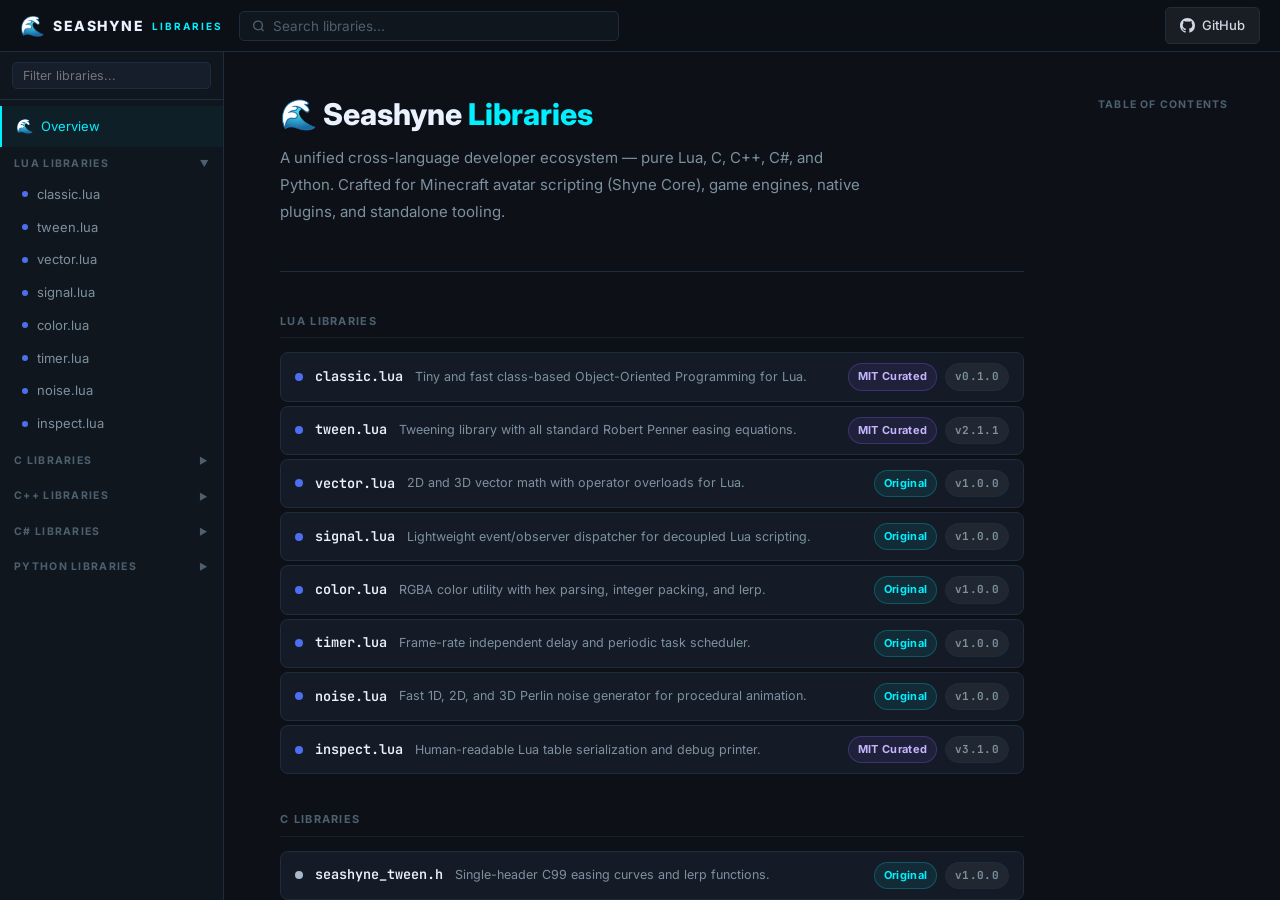
<file: index.html>
<!DOCTYPE html>
<html lang="en">
<head>
  <meta charset="UTF-8">
  <meta http-equiv="refresh" content="0; url=docs/index.html">
  <title>Seashyne Libraries Redirect</title>
</head>
<body style="background:#070a12; color:#fff; font-family:sans-serif; text-align:center; padding-top:20vh;">
  <p>Redirecting to <a href="docs/index.html" style="color:#00f0ff;">Seashyne Libraries Portal</a>...</p>
</body>
</html>
</file>
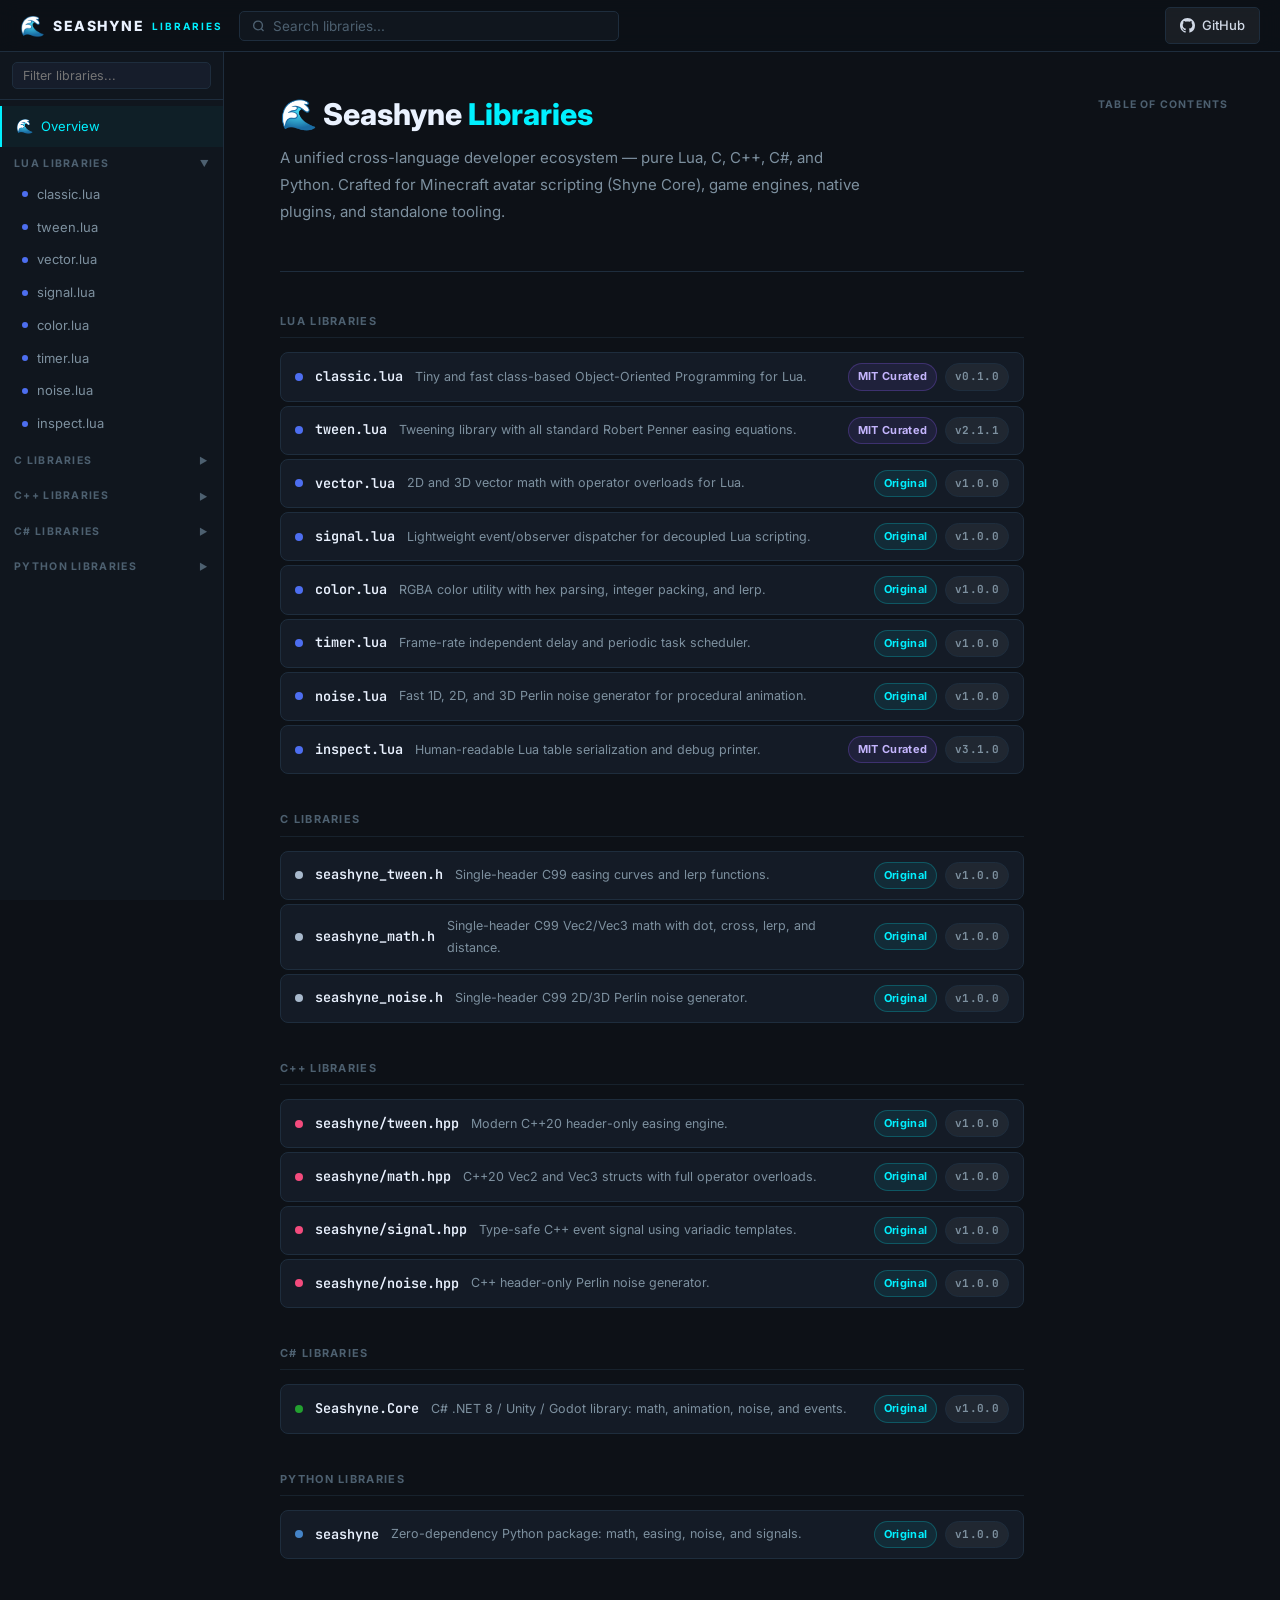
<file: docs/index.html>
<!DOCTYPE html>
<html lang="en">
<head>
  <meta charset="UTF-8">
  <meta name="viewport" content="width=device-width, initial-scale=1.0">
  <title>Seashyne Libraries — Documentation</title>
  <meta name="description" content="Official documentation for the Seashyne cross-language library ecosystem: Lua, C, C++, C# and Python.">
  <link rel="preconnect" href="https://fonts.googleapis.com">
  <link rel="preconnect" href="https://fonts.gstatic.com" crossorigin>
  <link href="https://fonts.googleapis.com/css2?family=Inter:wght@400;500;600;700;800&family=JetBrains+Mono:wght@400;500;600&display=swap" rel="stylesheet">
  <link rel="stylesheet" href="style.css">
</head>
<body>

  <!-- ══ Top Navigation Bar ══ -->
  <header class="top-bar">
    <button class="brand-btn" onclick="navigate('overview')">
      <span class="brand-icon">🌊</span>
      <span class="brand-name">SEASHYNE</span>
      <span class="brand-tag">LIBRARIES</span>
    </button>
    <div class="top-search">
      <svg width="14" height="14" viewBox="0 0 24 24" fill="none" stroke="currentColor" stroke-width="2.5">
        <circle cx="11" cy="11" r="8"/><line x1="21" y1="21" x2="16.65" y2="16.65"/>
      </svg>
      <input type="text" id="topSearch" placeholder="Search libraries...">
    </div>
    <div class="top-actions">
      <a href="https://github.com/seashyne/Libraries" target="_blank" rel="noopener" class="github-btn">
        <svg width="15" height="15" viewBox="0 0 24 24" fill="currentColor">
          <path d="M12 0C5.37 0 0 5.37 0 12c0 5.31 3.435 9.795 8.205 11.385.6.105.825-.255.825-.57 0-.285-.015-1.23-.015-2.235-3.015.555-3.795-.735-4.035-1.41-.135-.345-.72-1.41-1.23-1.695-.42-.225-1.02-.78-.015-.795.945-.015 1.62.87 1.845 1.23 1.08 1.815 2.805 1.305 3.495.99.105-.78.42-1.305.765-1.605-2.67-.3-5.46-1.335-5.46-5.925 0-1.305.465-2.385 1.23-3.225-.12-.3-.54-1.53.12-3.18 0 0 1.005-.315 3.3 1.23.96-.27 1.98-.405 3-.405s2.04.135 3 .405c2.295-1.56 3.3-1.23 3.3-1.23.66 1.65.24 2.88.12 3.18.765.84 1.23 1.905 1.23 3.225 0 4.605-2.805 5.625-5.475 5.925.435.375.81 1.095.81 2.22 0 1.605-.015 2.895-.015 3.3 0 .315.225.69.825.57A12.02 12.02 0 0024 12c0-6.63-5.37-12-12-12z"/>
        </svg>
        GitHub
      </a>
    </div>
  </header>

  <!-- ══ Three-Column Layout ══ -->
  <div class="page-layout">

    <!-- Left Sidebar -->
    <aside class="sidebar-left" id="sidebarLeft">
      <div class="sidebar-filter-wrap">
        <input type="text" id="sidebarFilter" placeholder="Filter libraries...">
      </div>
      <nav class="sidebar-nav" id="sidebarNav"></nav>
    </aside>

    <!-- Main Content -->
    <main class="content-main" id="contentMain">
      <!-- Rendered dynamically by app.js -->
    </main>

    <!-- Right TOC Sidebar -->
    <aside class="sidebar-right" id="sidebarRight">
      <p class="toc-heading">Table of contents</p>
      <nav id="tocNav"></nav>
    </aside>

  </div>

  <div id="toast" class="toast"></div>
  <script src="app.js"></script>
</body>
</html>
</file>
<file: docs/style.css>
/* ══════════════════════════════════════════════
   Seashyne Libraries — Documentation Theme
   ══════════════════════════════════════════════ */

:root {
  --topbar-h: 52px;
  --sidebar-l-w: 224px;
  --sidebar-r-w: 200px;

  --bg-page:    #0d1117;
  --bg-sidebar: #10161e;
  --bg-code:    #161d2b;
  --bg-card:    #141b26;
  --bg-sig:     rgba(0,240,255,0.06);
  --bg-note:    rgba(0,240,255,0.05);

  --border:     #1e2d3d;
  --border-dim: rgba(30,45,61,0.6);

  --text-main:  #d1d9e6;
  --text-muted: #7d909f;
  --text-dim:   #4d6070;
  --text-title: #eaf2ff;
  --text-code:  #a5d6ff;
  --text-link:  #00d4e8;

  --cyan:       #00f0ff;
  --purple:     #8b5cf6;
  --green:      #10b981;
  --orange:     #f59e0b;
  --red:        #ef4444;

  --font-body: 'Inter', -apple-system, BlinkMacSystemFont, sans-serif;
  --font-mono: 'JetBrains Mono', Consolas, Monaco, monospace;

  --r-sm: 5px;
  --r-md: 8px;
  --r-lg: 12px;
}

/* ── Reset ─────────────────────────────────── */
*, *::before, *::after { box-sizing: border-box; margin: 0; padding: 0; }
html { scroll-behavior: smooth; }
body {
  background: var(--bg-page);
  color: var(--text-main);
  font-family: var(--font-body);
  font-size: 14.5px;
  line-height: 1.75;
  -webkit-font-smoothing: antialiased;
}
a { color: var(--text-link); text-decoration: none; }
a:hover { text-decoration: underline; }
button { cursor: pointer; font-family: var(--font-body); }

/* ── Top Bar ────────────────────────────────── */
.top-bar {
  position: fixed;
  inset: 0 0 auto 0;
  height: var(--topbar-h);
  background: rgba(13,17,23,0.92);
  backdrop-filter: blur(10px);
  border-bottom: 1px solid var(--border);
  z-index: 100;
  display: flex;
  align-items: center;
  padding: 0 20px;
  gap: 16px;
}

.brand-btn {
  display: flex; align-items: center; gap: 8px;
  background: none; border: none; color: inherit;
  flex-shrink: 0;
}
.brand-btn:hover .brand-name { color: var(--cyan); }
.brand-icon { font-size: 20px; }
.brand-name {
  font-size: 14px; font-weight: 800;
  letter-spacing: 1.5px; color: var(--text-title);
  transition: color 0.15s;
}
.brand-tag {
  font-size: 10px; font-weight: 700;
  letter-spacing: 2px; color: var(--cyan);
}

.top-search {
  flex: 1; max-width: 380px;
  display: flex; align-items: center; gap: 8px;
  background: var(--bg-sidebar);
  border: 1px solid var(--border);
  border-radius: var(--r-sm);
  padding: 6px 12px;
  color: var(--text-dim);
}
.top-search input {
  background: none; border: none; outline: none;
  color: var(--text-main); font-size: 13.5px;
  width: 100%; font-family: var(--font-body);
}
.top-search input::placeholder { color: var(--text-dim); }

.top-actions { display: flex; align-items: center; gap: 10px; margin-left: auto; }

.github-btn {
  display: flex; align-items: center; gap: 7px;
  background: rgba(255,255,255,0.06);
  border: 1px solid var(--border);
  border-radius: var(--r-sm);
  padding: 6px 14px;
  color: var(--text-main);
  font-size: 13px; font-weight: 500;
  transition: background 0.2s;
}
.github-btn:hover { background: rgba(255,255,255,0.1); text-decoration: none; }

/* ── Page Layout ────────────────────────────── */
.page-layout {
  display: flex;
  margin-top: var(--topbar-h);
  min-height: calc(100vh - var(--topbar-h));
}

/* ── Left Sidebar ───────────────────────────── */
.sidebar-left {
  width: var(--sidebar-l-w);
  min-width: var(--sidebar-l-w);
  background: var(--bg-sidebar);
  border-right: 1px solid var(--border);
  position: sticky;
  top: var(--topbar-h);
  height: calc(100vh - var(--topbar-h));
  overflow-y: auto;
  overflow-x: hidden;
  flex-shrink: 0;
}
.sidebar-left::-webkit-scrollbar { width: 3px; }
.sidebar-left::-webkit-scrollbar-thumb { background: var(--border); border-radius: 2px; }

.sidebar-filter-wrap {
  padding: 10px 12px;
  border-bottom: 1px solid var(--border);
}
.sidebar-filter-wrap input {
  width: 100%;
  background: var(--bg-code);
  border: 1px solid var(--border);
  border-radius: var(--r-sm);
  padding: 5px 10px;
  color: var(--text-main);
  font-size: 12.5px;
  font-family: var(--font-body);
  outline: none;
  transition: border-color 0.15s;
}
.sidebar-filter-wrap input:focus { border-color: var(--cyan); }

.sidebar-nav { padding: 6px 0 24px; }

/* Sidebar overview link */
.sidebar-overview {
  display: flex; align-items: center; gap: 8px;
  padding: 8px 14px;
  font-size: 13px; color: var(--text-muted);
  cursor: pointer;
  border-left: 2px solid transparent;
  transition: color 0.15s;
}
.sidebar-overview:hover { color: var(--text-main); }
.sidebar-overview.active { color: var(--cyan); border-left-color: var(--cyan); background: rgba(0,240,255,0.04); }

.nav-group { margin-bottom: 4px; }

.nav-group-header {
  display: flex; align-items: center; justify-content: space-between;
  padding: 8px 14px 5px;
  font-size: 10.5px; font-weight: 700;
  letter-spacing: 1.3px; text-transform: uppercase;
  color: var(--text-dim);
  cursor: pointer; user-select: none;
  transition: color 0.15s;
}
.nav-group-header:hover { color: var(--text-muted); }
.nav-arrow { font-size: 9px; transition: transform 0.2s; }
.nav-group.open .nav-arrow { transform: rotate(90deg); }
.nav-group-items { display: none; }
.nav-group.open .nav-group-items { display: block; }

.nav-item {
  display: flex; align-items: center; gap: 9px;
  padding: 5px 14px 5px 20px;
  font-size: 13px; color: var(--text-muted);
  cursor: pointer;
  border-left: 2px solid transparent;
  transition: color 0.15s, border-color 0.15s, background 0.15s;
  white-space: nowrap; overflow: hidden; text-overflow: ellipsis;
}
.nav-item:hover { color: var(--text-main); }
.nav-item.active {
  color: var(--cyan);
  border-left-color: var(--cyan);
  background: rgba(0,240,255,0.05);
  font-weight: 500;
}
.nav-item.hidden { display: none; }

.nav-dot {
  width: 6px; height: 6px; border-radius: 50%; flex-shrink: 0;
}
.dot-lua    { background: #4d6ef0; }
.dot-c      { background: #a8b9cc; }
.dot-cpp    { background: #f34b7d; }
.dot-csharp { background: #23a030; }
.dot-python { background: #4584c7; }

/* ── Main Content ───────────────────────────── */
.content-main {
  flex: 1; min-width: 0;
  padding: 44px 56px 80px;
}

/* ── Overview Page ──────────────────────────── */
.overview-hero {
  margin-bottom: 40px;
  padding-bottom: 32px;
  border-bottom: 1px solid var(--border);
}
.overview-hero h1 {
  font-size: 30px; font-weight: 800;
  color: var(--text-title); margin-bottom: 12px;
  line-height: 1.2;
}
.overview-hero h1 span { color: var(--cyan); }
.overview-hero p { color: var(--text-muted); max-width: 600px; font-size: 15px; }

.overview-section { margin-bottom: 36px; }
.overview-section-title {
  font-size: 11px; font-weight: 700;
  letter-spacing: 1.3px; text-transform: uppercase;
  color: var(--text-dim); margin-bottom: 14px;
  padding-bottom: 6px; border-bottom: 1px solid var(--border-dim);
}

.overview-list { display: flex; flex-direction: column; gap: 4px; }

.overview-row {
  display: flex; align-items: center; justify-content: space-between;
  padding: 10px 14px;
  background: var(--bg-card);
  border: 1px solid var(--border);
  border-radius: var(--r-md);
  cursor: pointer;
  transition: border-color 0.15s, background 0.15s;
  gap: 12px;
}
.overview-row:hover { border-color: var(--cyan); background: rgba(0,240,255,0.03); }
.overview-row-left { display: flex; align-items: center; gap: 12px; }
.overview-row-name {
  font-family: var(--font-mono); font-size: 13.5px;
  font-weight: 600; color: var(--text-title);
}
.overview-row-desc { font-size: 12.5px; color: var(--text-muted); }
.overview-row-right { display: flex; align-items: center; gap: 8px; flex-shrink: 0; }

/* ── Library Documentation Page ─────────────── */
.lib-hero {
  padding-bottom: 28px;
  margin-bottom: 32px;
  border-bottom: 1px solid var(--border);
}
.lib-title {
  font-size: 28px; font-weight: 800;
  font-family: var(--font-mono);
  color: var(--text-title);
  margin-bottom: 14px;
}
.lib-meta {
  display: flex; flex-wrap: wrap;
  align-items: center; gap: 8px;
  margin-bottom: 16px;
}
.lib-description {
  font-size: 15px; color: var(--text-muted);
  line-height: 1.8; max-width: 680px;
}

/* Badges */
.badge {
  display: inline-flex; align-items: center; gap: 4px;
  font-size: 11px; font-weight: 700;
  padding: 3px 9px; border-radius: 999px;
  letter-spacing: 0.3px;
}
.badge-lua    { background: rgba(77,110,240,0.18); color: #7092ff; border: 1px solid rgba(77,110,240,0.35); }
.badge-c      { background: rgba(168,185,204,0.12); color: #c8d8e8; border: 1px solid rgba(168,185,204,0.28); }
.badge-cpp    { background: rgba(243,75,125,0.12); color: #ff85a9; border: 1px solid rgba(243,75,125,0.28); }
.badge-csharp { background: rgba(23,134,0,0.12); color: #5ee048; border: 1px solid rgba(23,134,0,0.28); }
.badge-python { background: rgba(69,132,199,0.15); color: #6dbaff; border: 1px solid rgba(69,132,199,0.3); }
.badge-seashyne { background: rgba(0,240,255,0.08); color: var(--cyan); border: 1px solid rgba(0,240,255,0.22); }
.badge-curated  { background: rgba(139,92,246,0.1); color: #c4b5fd; border: 1px solid rgba(139,92,246,0.28); }
.badge-version  { background: rgba(255,255,255,0.05); color: var(--text-muted); border: 1px solid var(--border); font-family: var(--font-mono); }
.badge-mit { background: rgba(16,185,129,0.1); color: #34d399; border: 1px solid rgba(16,185,129,0.25); }

/* Install Block */
.install-block {
  background: var(--bg-code);
  border: 1px solid var(--border);
  border-left: 3px solid var(--cyan);
  border-radius: var(--r-md);
  overflow: hidden;
  margin-bottom: 32px;
}
.install-block-header {
  display: flex; align-items: center; justify-content: space-between;
  padding: 7px 14px;
  border-bottom: 1px solid var(--border);
  font-size: 11px; font-weight: 700;
  letter-spacing: 0.8px; text-transform: uppercase;
  color: var(--text-dim);
}
.install-block pre { padding: 14px 16px; margin: 0; overflow-x: auto; }
.install-block code {
  font-family: var(--font-mono);
  font-size: 13px; color: var(--text-code);
}

/* CDN URLs Block */
.cdn-block {
  background: var(--bg-card);
  border: 1px solid var(--border);
  border-radius: var(--r-md);
  overflow: hidden;
  margin-bottom: 32px;
}
.cdn-row {
  display: flex; align-items: center; gap: 12px;
  padding: 9px 14px;
  border-bottom: 1px solid var(--border-dim);
}
.cdn-row:last-child { border-bottom: none; }
.cdn-label {
  font-size: 11px; font-weight: 700;
  text-transform: uppercase; letter-spacing: 0.5px;
  color: var(--text-dim); min-width: 55px; flex-shrink: 0;
}
.cdn-url {
  font-family: var(--font-mono); font-size: 12px;
  color: var(--text-muted); flex: 1;
  overflow: hidden; text-overflow: ellipsis; white-space: nowrap;
}

/* ── Content Headings ───────────────────────── */
.content-main h2 {
  font-size: 20px; font-weight: 700;
  color: var(--text-title);
  margin: 44px 0 16px;
  padding-bottom: 8px;
  border-bottom: 1px solid var(--border);
  scroll-margin-top: calc(var(--topbar-h) + 12px);
}
.content-main h3 {
  font-size: 15.5px; font-weight: 600;
  font-family: var(--font-mono);
  color: var(--text-title);
  margin: 28px 0 10px;
  scroll-margin-top: calc(var(--topbar-h) + 12px);
}
.content-main p {
  color: var(--text-muted); margin-bottom: 14px; line-height: 1.8;
}

/* ── API Signature Block ────────────────────── */
.api-sig {
  display: flex; align-items: center; gap: 12px;
  background: var(--bg-sig);
  border: 1px solid rgba(0,240,255,0.14);
  border-left: 3px solid var(--cyan);
  border-radius: var(--r-sm);
  padding: 9px 14px;
  margin: 4px 0 10px;
  overflow-x: auto;
}
.api-sig-icon {
  font-family: var(--font-mono); font-size: 12px;
  color: rgba(0,240,255,0.55); font-weight: 700;
  flex-shrink: 0; min-width: 18px;
}
.api-sig-code {
  font-family: var(--font-mono); font-size: 13px;
  color: var(--text-main); white-space: nowrap; flex: 1;
}
.api-sig-return {
  font-family: var(--font-mono); font-size: 11.5px;
  color: var(--cyan); font-weight: 600;
  flex-shrink: 0; white-space: nowrap; margin-left: auto;
}

/* ── API Description Block ──────────────────── */
.api-desc {
  background: rgba(255,255,255,0.025);
  border: 1px solid var(--border-dim);
  border-radius: var(--r-sm);
  padding: 9px 13px;
  margin-bottom: 14px;
  font-size: 13.5px; color: var(--text-muted); line-height: 1.75;
}

/* ── Parameter Table ────────────────────────── */
.param-table {
  width: 100%; border-collapse: collapse;
  margin-bottom: 18px; font-size: 13px;
}
.param-table thead th {
  text-align: left; padding: 5px 10px 7px;
  font-size: 10.5px; font-weight: 700;
  letter-spacing: 0.8px; text-transform: uppercase;
  color: var(--text-dim); border-bottom: 1px solid var(--border);
}
.param-table tbody td {
  padding: 7px 10px;
  border-bottom: 1px solid var(--border-dim);
  vertical-align: top;
}
.param-table tbody td:first-child { font-family: var(--font-mono); font-size: 12.5px; color: var(--text-code); white-space: nowrap; }
.param-table tbody td:nth-child(2) { font-family: var(--font-mono); font-size: 12px; color: #c4b5fd; white-space: nowrap; }
.param-table tbody td:last-child { color: var(--text-muted); }
.opt { opacity: 0.5; font-style: italic; }

/* ── Code Example Block ─────────────────────── */
.code-block {
  background: var(--bg-code);
  border: 1px solid var(--border);
  border-radius: var(--r-md);
  overflow: hidden;
  margin-bottom: 20px;
}
.code-block-header {
  display: flex; align-items: center; justify-content: space-between;
  padding: 5px 13px;
  border-bottom: 1px solid var(--border);
  font-size: 11px; color: var(--text-dim);
  font-weight: 600; text-transform: uppercase; letter-spacing: 0.6px;
}
.code-block pre { margin: 0; padding: 14px 16px; overflow-x: auto; }
.code-block code { font-family: var(--font-mono); font-size: 12.5px; color: var(--text-main); }

/* ── Easing Grid ────────────────────────────── */
.easing-grid {
  display: grid;
  grid-template-columns: repeat(auto-fill, minmax(140px, 1fr));
  gap: 5px; margin-bottom: 20px;
}
.easing-item {
  font-family: var(--font-mono); font-size: 12px;
  color: var(--text-code);
  background: var(--bg-code); border: 1px solid var(--border);
  border-radius: var(--r-sm); padding: 4px 9px;
}

/* ── Note Block ─────────────────────────────── */
.note-block {
  background: var(--bg-note);
  border: 1px solid rgba(0,240,255,0.18);
  border-left: 3px solid var(--cyan);
  border-radius: var(--r-sm);
  padding: 10px 14px; margin-bottom: 18px;
  font-size: 13.5px; color: var(--text-muted);
}
.note-block strong { color: var(--cyan); }

/* ── Copy Buttons ───────────────────────────── */
.copy-btn {
  background: none;
  border: 1px solid var(--border);
  border-radius: var(--r-sm);
  color: var(--text-dim);
  font-size: 11.5px; padding: 2px 9px;
  transition: color 0.15s, border-color 0.15s;
}
.copy-btn:hover { color: var(--cyan); border-color: var(--cyan); }

/* ── Divider ────────────────────────────────── */
.api-divider { border: none; border-top: 1px solid var(--border-dim); margin: 20px 0; }

/* ── Right Sidebar TOC ──────────────────────── */
.sidebar-right {
  width: var(--sidebar-r-w);
  min-width: var(--sidebar-r-w);
  padding: 44px 14px 44px 18px;
  position: sticky;
  top: var(--topbar-h);
  height: calc(100vh - var(--topbar-h));
  overflow-y: auto;
  flex-shrink: 0;
}
.sidebar-right::-webkit-scrollbar { width: 3px; }

.toc-heading {
  font-size: 10.5px; font-weight: 700;
  letter-spacing: 1.2px; text-transform: uppercase;
  color: var(--text-dim); margin-bottom: 10px;
}
#tocNav { display: flex; flex-direction: column; gap: 1px; }
.toc-item {
  font-size: 12.5px; color: var(--text-muted);
  padding: 3px 0 3px 10px;
  border-left: 2px solid transparent;
  cursor: pointer;
  transition: color 0.15s, border-color 0.15s;
  line-height: 1.45;
}
.toc-item:hover { color: var(--text-main); }
.toc-item.active { color: var(--cyan); border-left-color: var(--cyan); }
.toc-item-h3 { padding-left: 20px; font-size: 12px; }

/* ── Toast ──────────────────────────────────── */
.toast {
  position: fixed; bottom: 22px; right: 22px;
  background: var(--bg-card);
  border: 1px solid var(--cyan);
  color: var(--cyan);
  padding: 9px 18px; border-radius: var(--r-sm);
  font-size: 13px; font-weight: 600;
  opacity: 0; transform: translateY(8px);
  transition: opacity 0.2s, transform 0.2s;
  pointer-events: none; z-index: 200;
}
.toast.show { opacity: 1; transform: translateY(0); }

/* ── Inline code ────────────────────────────── */
:not(pre) > code {
  background: var(--bg-code); border: 1px solid var(--border);
  border-radius: 4px; padding: 1px 5px;
  font-family: var(--font-mono); font-size: 0.87em;
  color: var(--text-code);
}

/* ── Responsive ─────────────────────────────── */
@media (max-width: 1150px) { .sidebar-right { display: none; } }
@media (max-width: 780px) {
  .sidebar-left { display: none; }
  .content-main { padding: 28px 20px 60px; }
}
</file>
